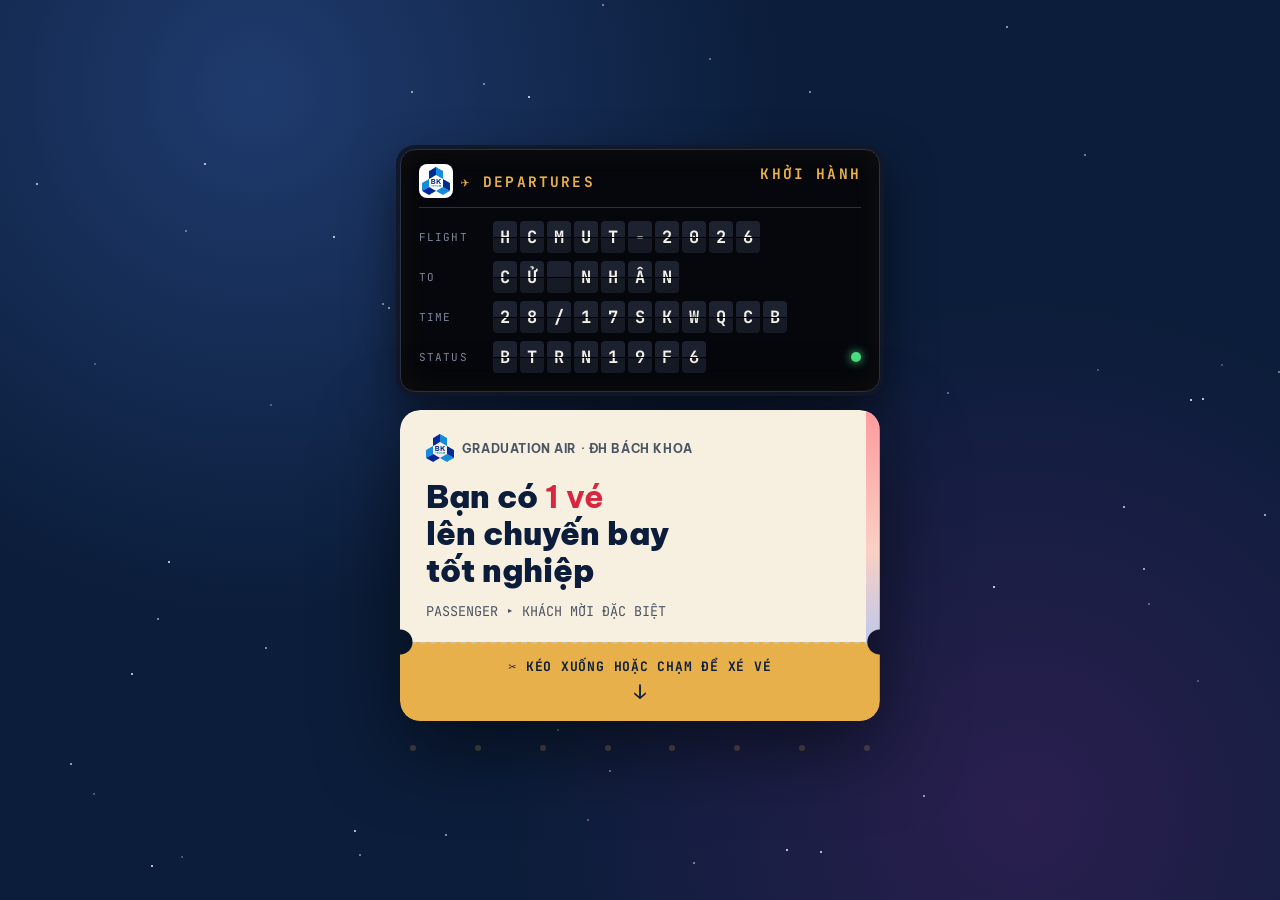
<file: index.html>
<!doctype html>
<html lang="vi">
<head>
  <meta charset="utf-8">
  <meta name="viewport" content="width=device-width, initial-scale=1, viewport-fit=cover">
  <title>Graduation Air · Mai Văn Hoàng Duy</title>
  <meta name="description" content="Vé lên chuyến bay tốt nghiệp của Mai Văn Hoàng Duy — T7 28.11.2026 · Trước lễ 11:00–14:30 & Sau lễ 16:30–18:00, ĐH Bách khoa – ĐHQG-HCM">
  <meta property="og:title" content="✈ Bạn có 1 vé lên chuyến bay tốt nghiệp">
  <meta property="og:description" content="Mai Văn Hoàng Duy · Khoa học Máy tính · T7 28.11.2026 (Trước lễ 11:00–14:30 · Sau lễ 16:30–18:00)">
  <meta property="og:image" content="assets/duy.jpg">
  <link rel="preconnect" href="https://fonts.googleapis.com">
  <link rel="preconnect" href="https://fonts.gstatic.com" crossorigin>
  <link href="https://fonts.googleapis.com/css2?family=Be+Vietnam+Pro:wght@400;600;800;900&family=JetBrains+Mono:wght@400;700&display=swap" rel="stylesheet">
  <link rel="stylesheet" href="style.css">
</head>
<body>
  <div class="sky" id="sky" aria-hidden="true">
    <span class="jet">✈</span>
  </div>

  <!-- Intro: night airport -->
  <section id="intro" class="intro">
    <div class="board">
      <div class="board-head">
        <span class="brand-inline"><img src="assets/bk-logo.svg" alt="Logo ĐH Bách khoa" class="bk-badge"> ✈ DEPARTURES</span><span>KHỞI HÀNH</span>
      </div>
      <div class="board-row"><span class="b-label">FLIGHT</span><span class="flap" data-text="HCMUT-2026"></span></div>
      <div class="board-row"><span class="b-label">TO</span><span class="flap" data-text="CỬ NHÂN"></span></div>
      <div class="board-row"><span class="b-label">TIME</span><span class="flap" data-text="28/11 11:00"></span></div>
      <div class="board-row"><span class="b-label">STATUS</span><span class="flap status" data-text="BOARDING"></span><i class="dot"></i></div>
    </div>

    <div class="pass" id="stub">
      <div class="pass-main">
        <div class="foil"></div>
        <p class="label brand-inline"><img src="assets/bk-logo.svg" alt="Logo ĐH Bách khoa" class="bk-badge-sm"> GRADUATION AIR · ĐH BÁCH KHOA</p>
        <p class="pass-title">Bạn có <b>1 vé</b><br>lên chuyến bay<br>tốt nghiệp</p>
        <p class="mono pass-guest">PASSENGER ▸ <span id="guest-name">KHÁCH MỜI ĐẶC BIỆT</span></p>
      </div>
      <button id="tear" class="pass-tear" type="button">
        <span class="tear-hint">✂ KÉO XUỐNG HOẶC CHẠM ĐỂ XÉ VÉ</span>
        <span class="tear-arrow">↓</span>
      </button>
    </div>

    <div class="runway" aria-hidden="true"><i></i><i></i><i></i><i></i><i></i><i></i><i></i><i></i></div>
  </section>

  <!-- Full boarding pass -->
  <main id="ticket" class="ticket" hidden>
    <header class="t-head">
      <span class="brand brand-inline"><img src="assets/bk-logo.svg" alt="Logo ĐH Bách khoa" class="bk-badge"> ✈ GRADUATION AIR · ĐH BÁCH KHOA</span>
      <span class="mono">BOARDING PASS</span>
    </header>

    <div class="t-body">
      <div class="passenger">
        <img
          src="assets/duy.jpg"
          alt="Ảnh Mai Văn Hoàng Duy"
          class="photo"
          onerror="this.onerror=null;this.src='assets/duy-avatar.svg';"
        >
        <div>
          <p class="label">PASSENGER</p>
          <h1 class="name">MAI VĂN HOÀNG DUY</h1>
          <p class="mono small">Trường ĐH Bách khoa · ĐHQG-HCM</p>
          <a class="phone-pill" href="tel:0816624158">📞 Liên hệ: 0816 624 158</a>
        </div>
      </div>

      <div class="route">
        <div><p class="code">STU</p><p class="label">Sinh viên</p></div>
        <div class="plane"><span class="plane-line">- - -</span> <img src="assets/bk-logo.svg" alt="Logo BK" class="bk-plane"> <span>✈</span> <span class="plane-line">- - -</span></div>
        <div class="right"><p class="code">BSc</p><p class="label">Cử nhân Khoa học Máy tính</p></div>
      </div>

      <div class="grid">
        <div><p class="label">FLIGHT</p><p class="val flight-val"><img src="assets/bk-logo.svg" alt="Logo BK" class="bk-inline"> HCMUT-2026</p></div>
        <div><p class="label">DATE</p><p class="val">T7 · 28.11.2026</p></div>
        <div><p class="label">CLASS</p><p class="val">KHMT · Đại trà</p></div>
        <div><p class="label">GIỜ LÀM LỄ</p><p class="val">14:30 – 17:30</p></div>
        <div><p class="label">TRƯỚC LỄ (CHỤP ẢNH)</p><p class="val">11:00 – 14:30</p></div>
        <div><p class="label">SAU LỄ (CHỤP ẢNH)</p><p class="val">16:30 – 18:00</p></div>
        <div class="wide"><p class="label">ĐIỂM HẸN CHỤP ẢNH</p><p class="val">Góc bên phải biên sân banh (hướng từ Lý Thường Kiệt · nhiều cây mát)</p></div>
        <div class="wide"><p class="label">NƠI LÀM LỄ</p><p class="val">Hội trường A5 · Trường ĐH Bách khoa (268 Lý Thường Kiệt)</p></div>
      </div>

      <p class="schedule-note">
        * Mình làm lễ trong <b>Hội trường A5</b> (14:30–17:30), nhưng hẹn đón &amp; chụp ảnh cùng mọi người tại <b>góc bên phải biên sân banh</b> (hướng từ Lý Thường Kiệt vào) cho mát và có chỗ ngồi nhé! Khung giờ chụp ảnh: <b>11:00–14:30</b> (trước lễ) &amp; <b>16:30–18:00</b> (sau khi nhận bằng).
      </p>

      <div class="countdown" id="countdown" aria-live="polite">
        <p class="label">ĐÓN KHÁCH SAU</p>
        <p class="cd-val" id="cd-val">--</p>
      </div>

      <p id="ticket-invite" class="ticket-invite" hidden>🎟 Kính mời: <b id="ticket-guest"></b></p>

      <blockquote class="thanks">
        Chuyến bay này cất cánh nhờ có gia đình, thầy cô và bạn bè.
        Cảm ơn mọi người đã đồng hành cùng mình suốt những năm tháng tại Bách khoa.
        Hẹn gặp mọi người tại góc sân banh mát rượi trước giờ bay nhé! 🎓📸
      </blockquote>
    </div>

    <div class="perf" aria-hidden="true"></div>

    <div class="t-stub">
      <div class="map-head">
        <p class="label">BẢN ĐỒ 3D CỔNG LÊN TÀU · ĐH BÁCH KHOA</p>
        <div class="map-tabs" role="tablist" aria-label="Chế độ xem bản đồ">
          <button type="button" class="map-tab is-active" data-map-mode="campus" role="tab" aria-selected="true">🏫 Sơ đồ 3D</button>
          <button type="button" class="map-tab" data-map-mode="google" role="tab" aria-selected="false">🛰 Google Maps</button>
        </div>
      </div>

      <div id="map-campus-view" class="map-stage">
        <div class="map-3d-frame" id="map-3d-frame" data-focus="all">
          <div class="map-inner">
            <img
              src="assets/map.jpg"
              alt="Bản đồ 3D khuôn viên ĐH Bách khoa với đường Lý Thường Kiệt, đường Tô Hiến Thành, 2 bãi giữ xe và Hội trường A5"
              class="map-img"
              loading="lazy"
            >
            <svg class="map-overlay" viewBox="0 0 1080 514" aria-hidden="true">
            <defs>
              <filter id="pinShadow" x="-30%" y="-30%" width="160%" height="160%">
                <feDropShadow dx="0" dy="3" stdDeviation="3" flood-color="#0b1d3a" flood-opacity="0.45"/>
              </filter>
            </defs>

            <!-- Trục đường chính -->
            <g class="street-tag">
              <g transform="translate(122, 224) rotate(-57)">
                <rect x="-118" y="-18" width="236" height="32" rx="16" fill="#0b1d3a" opacity="0.93" stroke="#e8b04a" stroke-width="2"/>
                <text x="0" y="5" text-anchor="middle" fill="#e8b04a" font-size="16" font-weight="800" font-family="sans-serif">ĐƯỜNG LÝ THƯỜNG KIỆT</text>
              </g>
              <g transform="translate(415, 418) rotate(-7.5)">
                <rect x="-126" y="-18" width="252" height="32" rx="16" fill="#0b1d3a" opacity="0.93" stroke="#e8b04a" stroke-width="2"/>
                <text x="0" y="5" text-anchor="middle" fill="#e8b04a" font-size="16.5" font-weight="800" font-family="sans-serif">ĐƯỜNG TÔ HIẾN THÀNH</text>
              </g>
            </g>

            <!-- Lối đi từ Cổng 1 & Bãi xe góc Lý Thường Kiệt -> Điểm hẹn sân banh & A5 -->
            <g class="route-group route-ltk">
              <path d="M 190 240 L 225 198 L 265 222 L 420 220 L 478 208" class="route-line route-blue"/>
              <path d="M 265 222 L 315 240 L 315 294 L 396 294" class="route-line route-blue"/>
            </g>

            <!-- Lối đi từ Cổng 3 -> đi thẳng giữa khu B và C -> Bãi xe 2 (sau B10) -> A5 & Điểm hẹn sân banh -->
            <g class="route-group route-tht">
              <path d="M 960 300 L 875 215 L 830 196 L 795 196 L 560 192 L 520 212 L 478 208" class="route-line route-emerald"/>
              <path d="M 520 212 L 435 235 L 435 294 L 396 294" class="route-line route-emerald"/>
            </g>

            <!-- Cổng 1 Lý Thường Kiệt -->
            <g class="pin route-ltk" transform="translate(190, 240)" filter="url(#pinShadow)">
              <circle r="16" fill="#2563eb" stroke="#fff" stroke-width="3"/>
              <text y="6" text-anchor="middle" fill="#fff" font-size="17" font-weight="900" font-family="sans-serif">1</text>
              <rect x="-46" y="21" width="92" height="28" rx="9" fill="#2563eb" stroke="#fff" stroke-width="2"/>
              <text y="40" text-anchor="middle" fill="#fff" font-size="16" font-weight="800" font-family="sans-serif">Cổng 1</text>
            </g>

            <!-- Bãi giữ xe 1: Nằm ngay góc phía Lý Thường Kiệt -->
            <g class="pin route-ltk" transform="translate(225, 198)" filter="url(#pinShadow)">
              <rect x="-17" y="-17" width="34" height="34" rx="9" fill="#1d4ed8" stroke="#fff" stroke-width="3"/>
              <text y="7" text-anchor="middle" fill="#fff" font-size="21" font-weight="900" font-family="sans-serif">P</text>
              <rect x="-54" y="-50" width="108" height="28" rx="9" fill="#0b1d3a" stroke="#93c5fd" stroke-width="2"/>
              <text y="-31" text-anchor="middle" fill="#93c5fd" font-size="16" font-weight="800" font-family="sans-serif">Bãi xe 1</text>
            </g>

            <!-- Cổng 2 Tô Hiến Thành: Khu vực xe giảng viên -->
            <g class="pin pin-warn route-tht" transform="translate(566, 352)" filter="url(#pinShadow)">
              <circle r="15" fill="#64748b" stroke="#fff" stroke-width="3"/>
              <text y="5" text-anchor="middle" fill="#fff" font-size="16" font-weight="900" font-family="sans-serif">2</text>
              <rect x="-64" y="20" width="128" height="28" rx="9" fill="#475569" stroke="#fbbf24" stroke-width="2"/>
              <text y="39" text-anchor="middle" fill="#fef3c7" font-size="15" font-weight="800" font-family="sans-serif">Cổng 2 (GV)</text>
            </g>

            <!-- Cổng 3 Tô Hiến Thành (Cổng vào gửi xe khách) -->
            <g class="pin route-tht" transform="translate(960, 300)" filter="url(#pinShadow)">
              <circle r="16" fill="#059669" stroke="#fff" stroke-width="3"/>
              <text y="6" text-anchor="middle" fill="#fff" font-size="17" font-weight="900" font-family="sans-serif">3</text>
              <rect x="-92" y="21" width="106" height="28" rx="9" fill="#059669" stroke="#fff" stroke-width="2"/>
              <text x="-39" y="40" text-anchor="middle" fill="#fff" font-size="16" font-weight="800" font-family="sans-serif">Cổng 3</text>
            </g>

            <!-- Bãi giữ xe 2: Nằm sau tòa B10 -->
            <g class="pin route-tht" transform="translate(795, 196)" filter="url(#pinShadow)">
              <rect x="-17" y="-17" width="34" height="34" rx="9" fill="#047857" stroke="#fff" stroke-width="3"/>
              <text y="7" text-anchor="middle" fill="#fff" font-size="21" font-weight="900" font-family="sans-serif">P</text>
              <rect x="-92" y="-50" width="184" height="28" rx="9" fill="#0b1d3a" stroke="#6ee7b7" stroke-width="2"/>
              <text y="-31" text-anchor="middle" fill="#6ee7b7" font-size="15.5" font-weight="800" font-family="sans-serif">Bãi xe 2 (Sau B10)</text>
            </g>

            <!-- Điểm hẹn chụp ảnh: Nửa góc bên phải biên sân banh -->
            <g class="pin pin-meet" transform="translate(396, 294)" filter="url(#pinShadow)">
              <circle r="26" class="pulse-ring pulse-ring-gold"/>
              <path d="M0,-30 C-11,-30 -20,-20 -20,-8 C-20,6 0,23 0,23 C0,23 20,6 20,-8 C20,-20 11,-30 0,-30 Z" fill="#f59e0b" stroke="#fff" stroke-width="3.5"/>
              <circle cy="-9" r="7" fill="#0b1d3a"/>
              <rect x="-68" y="-64" width="136" height="29" rx="9" fill="#0b1d3a" stroke="#fbbf24" stroke-width="2"/>
              <text y="-44" text-anchor="middle" fill="#fde68a" font-size="16" font-weight="900" font-family="sans-serif">📸 Điểm hẹn</text>
            </g>

            <!-- Hội trường A5 (Nơi làm lễ) -->
            <g class="pin pin-a5" transform="translate(478, 208)" filter="url(#pinShadow)">
              <circle r="26" class="pulse-ring"/>
              <path d="M0,-32 C-12,-32 -21,-21 -21,-9 C-21,6 0,24 0,24 C0,24 21,6 21,-9 C21,-21 12,-32 0,-32 Z" fill="#d7263d" stroke="#fff" stroke-width="3.5"/>
              <circle cy="-10" r="7.5" fill="#f7f0e1"/>
              <rect x="-60" y="-65" width="120" height="29" rx="9" fill="#d7263d" stroke="#fff" stroke-width="2"/>
              <text y="-45" text-anchor="middle" fill="#fff" font-size="16.5" font-weight="900" font-family="sans-serif">🎓 HT A5</text>
            </g>
          </svg>
          </div>
          <button type="button" id="map-zoom-btn" class="map-zoom-btn" aria-label="Phóng to bản đồ">🔍 Phóng to</button>
        </div>

        <div class="map-filters" role="group" aria-label="Chọn hướng đi và bãi giữ xe">
          <button type="button" class="filter-chip is-active" data-focus="all">Cả 2 cổng gửi xe</button>
          <button type="button" class="filter-chip chip-ltk" data-focus="ltk">🅿 Cổng 1 · Lý Thường Kiệt</button>
          <button type="button" class="filter-chip chip-tht" data-focus="tht">🅿 Cổng 3 · Tô Hiến Thành</button>
        </div>

        <div class="map-legend" id="map-legend">
          <p><b>📸 Điểm hẹn (Góc biên phải sân banh):</b> Đi từ <b>Cổng 1 Lý Thường Kiệt</b> vào, hẹn mọi người ở nửa góc bên phải biên sân banh — có cây xanh mát, chỗ ngồi nghỉ &amp; đứng chụp ảnh cực ổn.</p>
          <p><b>🅿 Bãi xe 1 (Cổng 1 · LTK):</b> Vào <b>Cổng 1 (268 Lý Thường Kiệt)</b>, đi thẳng tới bãi giữ xe ngay góc khuôn viên phía Lý Thường Kiệt, rồi đi bộ qua sân banh (~2 phút).</p>
          <p><b>🅿 Bãi xe 2 (Sau B10 · Cổng 3):</b> Vào <b>Cổng 3 đường Tô Hiến Thành</b>, đi thẳng vào lối giữa dãy <b>nhà B và nhà C</b> (ngay phía sau tòa <b>B10</b>) sẽ thấy bãi xe, rồi đi bộ hướng về A5 – sân banh (~3 phút).</p>
          <p><b>🎓 HT A5 (Hội trường A5 · Nơi làm lễ):</b> Khu vực làm lễ trao bằng (14:30–17:30), cách điểm hẹn sân banh ~1 phút đi bộ.</p>
          <p class="legend-note"><b>⚠️ Cổng 2 (GV):</b> Cổng 2 đường Tô Hiến Thành là khu đậu xe của <b>giảng viên</b>; khách mời gửi xe ở <b>2 cổng</b> là <b>Cổng 1 (Lý Thường Kiệt)</b> hoặc <b>Cổng 3 (Tô Hiến Thành)</b> nhé!</p>
        </div>
      </div>

      <div id="map-google-view" class="map-google" hidden>
        <iframe
          title="Google Maps Hội trường A5 - ĐH Bách khoa"
          src="https://maps.google.com/maps?q=H%E1%BB%99i+tr%C6%B0%E1%BB%9Dng+A5,+Tr%C6%B0%E1%BB%9Dng+%C4%90%E1%BA%A1i+h%E1%BB%8Dc+B%C3%A1ch+khoa+-+%C4%90HQG-HCM,+268+L%C3%BD+Th%C6%B0%E1%BB%9Dng+Ki%E1%BB%87t&t=h&z=17&ie=UTF8&iwloc=&output=embed"
          loading="lazy"
          referrerpolicy="no-referrer-when-downgrade"
          allowfullscreen>
        </iframe>
        <p class="mono small map-g-hint">Chạm &amp; kéo để xoay/phóng to bản đồ vệ tinh Google Maps xung quanh trục Lý Thường Kiệt – Tô Hiến Thành.</p>
      </div>

      <div class="actions">
        <a class="btn btn-call" href="tel:0816624158">📞 Gọi: 0816 624 158</a>
        <a class="btn" target="_blank" rel="noopener"
           href="https://www.google.com/maps/search/?api=1&query=H%E1%BB%99i+tr%C6%B0%E1%BB%9Dng+A5+%C4%90%E1%BA%A1i+h%E1%BB%8Dc+B%C3%A1ch+khoa+268+L%C3%BD+Th%C6%B0%E1%BB%9Dng+Ki%E1%BB%87t">📍 Google Maps</a>
        <a class="btn" target="_blank" rel="noopener"
           href="https://calendar.google.com/calendar/render?action=TEMPLATE&text=L%E1%BB%85+t%E1%BB%91t+nghi%E1%BB%87p+Mai+V%C4%83n+Ho%C3%A0ng+Duy&dates=20261128T040000Z/20261128T110000Z&location=Tr%C6%B0%E1%BB%9Dng+%C4%90H+B%C3%A1ch+khoa+-+%C4%90HQG-HCM%2C+268+L%C3%BD+Th%C6%B0%E1%BB%9Dng+Ki%E1%BB%87t%2C+TP.HCM&details=%C4%90i%E1%BB%83m+h%E1%BA%B9n+ch%E1%BB%A5p+%E1%BA%A3nh%3A+G%C3%B3c+b%C3%AAn+ph%E1%BA%A3i+bi%C3%AAn+s%C3%A2n+banh+(h%C6%B0%E1%BB%9Bng+t%E1%BB%AB+L%C3%BD+Th%C6%B0%E1%BB%9Dng+Ki%E1%BB%87t%2C+nhi%E1%BB%81u+c%C3%A2y+m%C3%A1t).+N%C6%A1i+l%C3%A0m+l%E1%BB%85%3A+H%E1%BB%99i+tr%C6%B0%E1%BB%9Dng+A5+(14%3A30+-+17%3A30).+%C4%90%C3%B3n+kh%C3%A1ch%3A+Tr%C6%B0%E1%BB%9Bc+l%E1%BB%85+11%3A00+-+14%3A30+%7C+Sau+l%E1%BB%85+16%3A30+-+18%3A00">📅 Thêm vào lịch</a>
      </div>

      <div class="barcode"></div>
      <p class="mono small center">MAI VAN HOANG DUY · HCMUT-2026 · 28NOV</p>
    </div>
  </main>

  <button id="music-btn" class="music-btn" type="button" hidden aria-label="Bật/tắt nhạc">🔇</button>
  <audio id="music" src="assets/music.mp3" loop preload="none"></audio>

  <script src="app.js"></script>
</body>
</html>
</file>
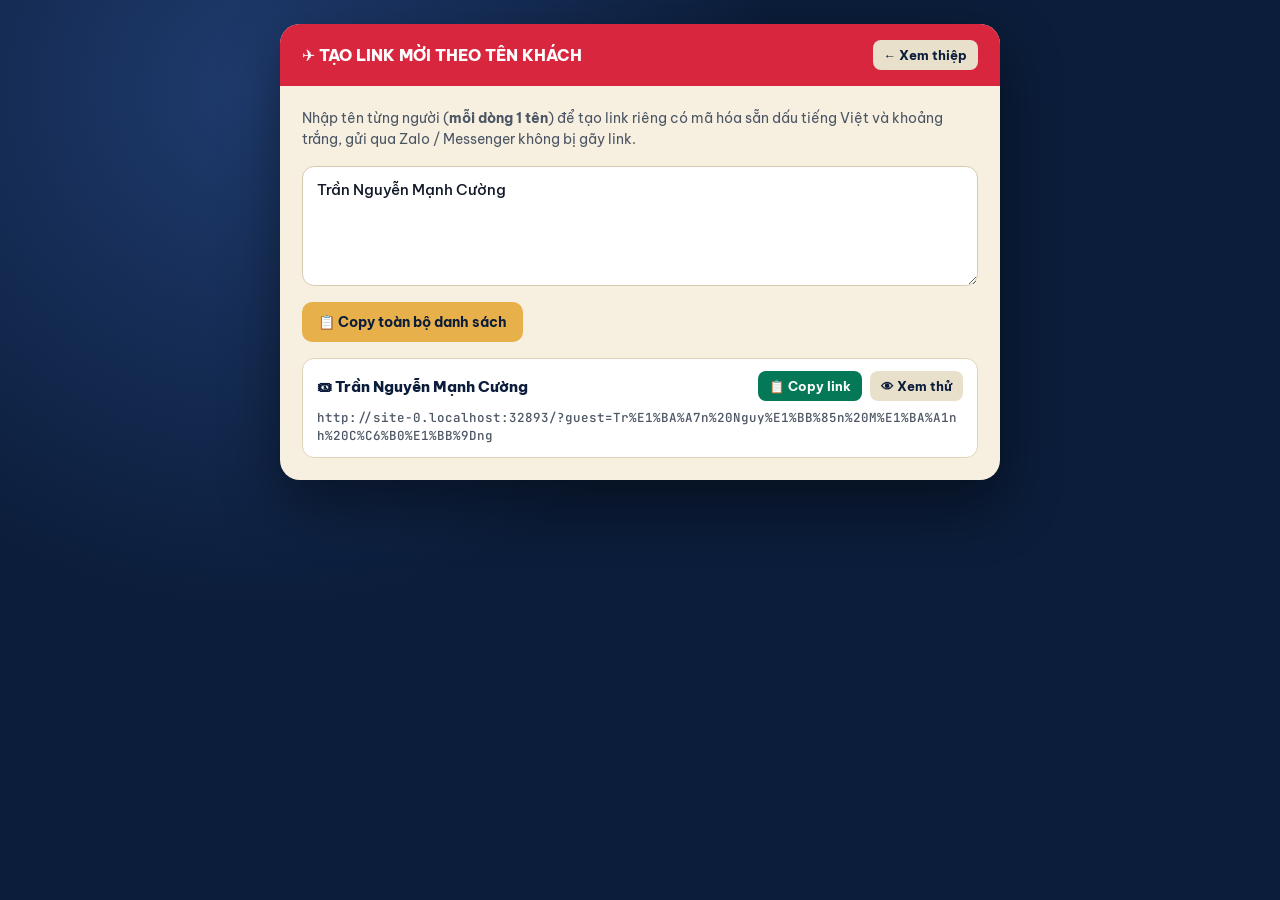
<file: tao-link.html>
<!doctype html>
<html lang="vi">
<head>
  <meta charset="utf-8">
  <meta name="viewport" content="width=device-width, initial-scale=1">
  <title>Tạo link mời tốt nghiệp · Mai Văn Hoàng Duy</title>
  <link rel="preconnect" href="https://fonts.googleapis.com">
  <link rel="preconnect" href="https://fonts.gstatic.com" crossorigin>
  <link href="https://fonts.googleapis.com/css2?family=Be+Vietnam+Pro:wght@400;600;700;800&family=JetBrains+Mono:wght@500;700&display=swap" rel="stylesheet">
  <style>
    :root { --navy:#0b1d3a; --paper:#f7f0e1; --ink:#111827; --muted:#4b5563; --red:#d7263d; --gold:#e8b04a; }
    * { box-sizing: border-box; margin: 0; }
    body {
      min-height: 100vh;
      background: radial-gradient(circle at 20% 10%, #1f3b6e 0, transparent 40%), var(--navy);
      color: var(--ink);
      font-family: "Be Vietnam Pro", system-ui, sans-serif;
      padding: 24px 16px 48px;
      display: flex;
      justify-content: center;
    }
    .card {
      width: 100%; max-width: 720px;
      background: var(--paper);
      border-radius: 20px;
      overflow: hidden;
      box-shadow: 0 24px 60px rgba(0,0,0,.45);
      align-self: flex-start;
    }
    .head {
      background: var(--red); color: #fff;
      padding: 16px 22px; font-weight: 800; font-size: 16px;
      display: flex; justify-content: space-between; align-items: center; gap: 10px;
    }
    .body { padding: 22px; display: flex; flex-direction: column; gap: 16px; }
    .hint { font-size: 14px; color: var(--muted); line-height: 1.5; }
    textarea {
      width: 100%; min-height: 120px;
      padding: 12px 14px; border-radius: 12px;
      border: 1.5px solid #d5c9b0; background: #fff;
      font: 500 15px/1.5 "Be Vietnam Pro", sans-serif; color: var(--ink);
      resize: vertical;
    }
    textarea:focus { outline: 2px solid var(--navy); border-color: var(--navy); }
    .row-actions { display: flex; flex-wrap: wrap; gap: 10px; }
    .btn {
      border: none; border-radius: 10px; padding: 11px 16px;
      background: var(--navy); color: var(--paper);
      font: 700 14px "Be Vietnam Pro", sans-serif; cursor: pointer;
      text-decoration: none; display: inline-flex; align-items: center; gap: 6px;
    }
    .btn:hover { background: var(--red); }
    .btn-gold { background: var(--gold); color: var(--navy); }
    .btn-gold:hover { background: #f3c162; color: var(--navy); }
    .list { display: flex; flex-direction: column; gap: 10px; }
    .item {
      background: #fff; border: 1px solid #dfd3b9; border-radius: 12px;
      padding: 12px 14px; display: flex; flex-direction: column; gap: 8px;
    }
    .item-top { display: flex; justify-content: space-between; align-items: center; gap: 10px; flex-wrap: wrap; }
    .item-name { font-weight: 800; color: var(--navy); font-size: 15px; }
    .item-btns { display: flex; gap: 8px; }
    .mini {
      border: none; border-radius: 8px; padding: 7px 11px;
      font: 700 12.5px "Be Vietnam Pro", sans-serif; cursor: pointer;
      background: #e9e0cc; color: var(--navy); text-decoration: none;
    }
    .mini.primary { background: #047857; color: #fff; }
    .url {
      font: 500 12.5px/1.45 "JetBrains Mono", monospace;
      color: var(--muted); word-break: break-all;
    }
  </style>
</head>
<body>
  <main class="card">
    <header class="head">
      <span>✈ TẠO LINK MỜI THEO TÊN KHÁCH</span>
      <a href="./" class="mini">← Xem thiệp</a>
    </header>
    <div class="body">
      <p class="hint">
        Nhập tên từng người (<b>mỗi dòng 1 tên</b>) để tạo link riêng có mã hóa sẵn dấu tiếng Việt và khoảng trắng, gửi qua Zalo / Messenger không bị gãy link.
      </p>
      <textarea id="names" placeholder="Ví dụ:&#10;Trần Nguyễn Mạnh Cường&#10;Nguyễn Minh Anh&#10;Gia đình bác Ba">Trần Nguyễn Mạnh Cường</textarea>
      <div class="row-actions">
        <button id="copy-all" type="button" class="btn btn-gold">📋 Copy toàn bộ danh sách</button>
      </div>
      <div id="list" class="list"></div>
    </div>
  </main>

  <script>
    const PUBLIC_URL = "https://duyhoangdev.github.io/thieptotnghiep/";
    const localUrl = new URL("./", location.href).href.split("?")[0];
    const isLocal = /^(localhost|127\.0\.0\.1|192\.168\.|10\.|172\.(1[6-9]|2\d|3[01])\.)/.test(location.hostname);
    const shareBase = isLocal ? PUBLIC_URL : localUrl;
    const namesEl = document.getElementById("names");
    const listEl = document.getElementById("list");
    const copyAllBtn = document.getElementById("copy-all");

    function buildLink(name, base = shareBase) {
      return `${base}?guest=${encodeURIComponent(name)}`;
    }

    function render() {
      const names = namesEl.value.split(/\r?\n/).map((s) => s.trim()).filter(Boolean);
      listEl.innerHTML = "";
      names.forEach((name) => {
        const url = buildLink(name, shareBase);
        const previewUrl = buildLink(name, localUrl);
        const card = document.createElement("div");
        card.className = "item";
        card.innerHTML = `
          <div class="item-top">
            <span class="item-name">🎟 ${name.replace(/</g, "&lt;")}</span>
            <div class="item-btns">
              <button type="button" class="mini primary">📋 Copy link</button>
              <a class="mini" target="_blank" rel="noopener">👁 Xem thử</a>
            </div>
          </div>
          <div class="url"></div>
        `;
        card.querySelector(".url").textContent = url;
        card.querySelector("a").href = previewUrl;
        const copyBtn = card.querySelector("button");
        copyBtn.addEventListener("click", async () => {
          await navigator.clipboard.writeText(url);
          copyBtn.textContent = "✓ Đã copy";
          setTimeout(() => (copyBtn.textContent = "📋 Copy link"), 1500);
        });
        listEl.appendChild(card);
      });
    }

    copyAllBtn.addEventListener("click", async () => {
      const lines = namesEl.value
        .split(/\r?\n/)
        .map((s) => s.trim())
        .filter(Boolean)
        .map((n) => `${n}: ${buildLink(n)}`)
        .join("\n");
      if (!lines) return;
      await navigator.clipboard.writeText(lines);
      copyAllBtn.textContent = "✓ Đã copy tất cả!";
      setTimeout(() => (copyAllBtn.textContent = "📋 Copy toàn bộ danh sách"), 1600);
    });

    namesEl.addEventListener("input", render);
    render();
  </script>
</body>
</html>
</file>
<file: style.css>
:root {
  --navy: #0b1d3a;
  --navy-2: #13294f;
  --paper: #f7f0e1;
  --ink: #111827;
  --muted: #4b5563;
  --red: #d7263d;
  --gold: #e8b04a;
}

* { box-sizing: border-box; margin: 0; }

html, body { overflow-x: hidden; }

body {
  min-height: 100vh;
  min-height: 100dvh;
  background:
    radial-gradient(circle at 20% 10%, #1f3b6e 0, transparent 40%),
    radial-gradient(circle at 80% 90%, #2a1f4f 0, transparent 40%),
    var(--navy);
  color: var(--ink);
  font-family: "Be Vietnam Pro", system-ui, sans-serif;
  padding: 24px 16px max(80px, calc(24px + env(safe-area-inset-bottom)));
  display: flex;
  justify-content: center;
  align-items: flex-start;
  -webkit-tap-highlight-color: transparent;
}

.mono, .code { font-family: "JetBrains Mono", ui-monospace, monospace; }
.small { font-size: 13.5px; color: var(--muted); line-height: 1.45; }
.center { text-align: center; }
.label {
  font-family: "Be Vietnam Pro", system-ui, sans-serif;
  font-size: 12px;
  font-weight: 700;
  letter-spacing: .05em;
  color: var(--muted);
  text-transform: uppercase;
}
.brand { font-family: "Be Vietnam Pro", system-ui, sans-serif; font-weight: 800; letter-spacing: .06em; }
.brand-inline { display: inline-flex; align-items: center; gap: 8px; }
.bk-badge {
  width: 34px; height: 34px;
  padding: 3px;
  background: #fff;
  border-radius: 8px;
  object-fit: contain;
  flex-shrink: 0;
  box-shadow: 0 2px 6px rgba(0,0,0,.25);
}
.bk-badge-sm {
  width: 30px; height: 30px;
  object-fit: contain;
  flex-shrink: 0;
}
.bk-plane {
  width: 34px; height: 34px;
  object-fit: contain;
  vertical-align: middle;
}
.bk-inline {
  width: 26px; height: 26px;
  object-fit: contain;
  flex-shrink: 0;
}
.flight-val { display: inline-flex; align-items: center; gap: 5px; white-space: nowrap; }

/* ---------- Night sky ---------- */
.sky { position: fixed; inset: 0; pointer-events: none; overflow: hidden; z-index: 0; }
.star { position: absolute; width: 2px; height: 2px; background: #fff; border-radius: 50%; animation: twinkle 3s ease-in-out infinite; }
@keyframes twinkle { 50% { opacity: .2; } }
.jet {
  position: absolute; top: 9vh; left: -60px;
  font-size: 36px; color: #fff;
  filter: drop-shadow(-48px 0 8px rgba(255,255,255,.4));
  animation: jet 14s linear infinite;
}
@keyframes jet { from { transform: translate(0, 40px) rotate(-8deg); } to { transform: translate(calc(100vw + 120px), -30px) rotate(-8deg); } }
.intro, .ticket { position: relative; z-index: 1; }

/* ---------- Intro ---------- */
.intro {
  width: 100%;
  max-width: 420px;
  display: flex;
  flex-direction: column;
  gap: 22px;
  justify-content: center;
  min-height: calc(100vh - 104px);
  min-height: calc(100dvh - 104px);
}

.board {
  background: #05070c;
  border: 1px solid #2a3245;
  border-radius: 14px;
  padding: 14px;
  box-shadow: 0 0 0 4px #111829, 0 20px 50px rgba(0,0,0,.6), inset 0 0 30px rgba(232,176,74,.06);
  font-family: "JetBrains Mono", monospace;
}
.board-head {
  display: flex; justify-content: space-between;
  color: var(--gold); font-weight: 700; font-size: 13px; letter-spacing: .15em;
  border-bottom: 1px solid #2a3245; padding-bottom: 10px; margin-bottom: 10px;
}
.board-row { display: flex; align-items: center; gap: 10px; padding: 4px 0; }
.b-label { width: 52px; font-size: 10px; color: #7d879c; letter-spacing: .1em; flex-shrink: 0; }
.flap { display: flex; gap: 2px; min-width: 0; }
.flap b {
  width: clamp(15px, 4.6vw, 20px);
  height: clamp(23px, 6.5vw, 28px);
  display: grid; place-items: center;
  background: linear-gradient(#1c2230 50%, #151a25 50%);
  border-radius: 3px;
  color: #f4f1e8;
  font-size: clamp(12px, 3.6vw, 15px);
  font-weight: 700;
  position: relative;
}
.flap b::after { content: ""; position: absolute; left: 0; right: 0; top: 50%; height: 1px; background: #000; }
.flap b.flip { animation: flip .08s linear; }
@keyframes flip { 50% { transform: scaleY(.1); } }
.status.done b { color: #4ade80; text-shadow: 0 0 8px rgba(74,222,128,.7); }
.dot { width: 9px; height: 9px; border-radius: 50%; background: #4ade80; box-shadow: 0 0 10px #4ade80; margin-left: auto; flex-shrink: 0; animation: twinkle 1s infinite; }

.pass {
  border-radius: 20px;
  filter: drop-shadow(0 25px 40px rgba(0,0,0,.55));
  user-select: none;
  -webkit-user-select: none;
}
.pass-main {
  position: relative; overflow: hidden;
  background: var(--paper);
  border-radius: 20px 20px 0 0;
  padding: 26px 24px 22px;
  /* side notches where the stub is torn off */
  -webkit-mask: radial-gradient(circle 12px at 0 100%, transparent 12px, #000 13px) left / 51% 100% no-repeat,
                radial-gradient(circle 12px at 100% 100%, transparent 12px, #000 13px) right / 51% 100% no-repeat;
          mask: radial-gradient(circle 12px at 0 100%, transparent 12px, #000 13px) left / 51% 100% no-repeat,
                radial-gradient(circle 12px at 100% 100%, transparent 12px, #000 13px) right / 51% 100% no-repeat;
}
.foil {
  position: absolute; top: 0; right: 0; width: 14px; height: 100%;
  background: linear-gradient(180deg, #ff9a9e, #fad0c4, #a1c4fd, #c2e9fb, #d4fc79, #ff9a9e);
  background-size: 100% 300%;
  animation: foil 4s linear infinite;
}
.pass-main::after {
  content: ""; position: absolute; inset: 0;
  background: linear-gradient(110deg, transparent 35%, rgba(255,255,255,.65) 50%, transparent 65%);
  transform: translateX(-100%);
  animation: shine 3.5s ease-in-out 1.5s infinite;
}
@keyframes foil { to { background-position: 0 300%; } }
@keyframes shine { 40%, 100% { transform: translateX(100%); } }
.pass-title { font-size: clamp(25px, 7vw, 30px); font-weight: 900; line-height: 1.15; margin: 14px 0 16px; color: var(--navy); }
.pass-title b { color: var(--red); }
.pass-guest { font-size: 12.5px; color: var(--muted); line-height: 1.45; overflow-wrap: break-word; }

.pass-tear {
  width: 100%;
  display: flex; flex-direction: column; align-items: center; gap: 4px;
  padding: 16px 12px 18px;
  border: none;
  border-top: 2px dashed #c9bfa8;
  border-radius: 0 0 20px 20px;
  background: var(--gold);
  color: var(--navy);
  font: 700 12px "JetBrains Mono", monospace; letter-spacing: .06em;
  cursor: grab;
  touch-action: none;
  -webkit-mask: radial-gradient(circle 12px at 0 0, transparent 12px, #000 13px) left / 51% 100% no-repeat,
                radial-gradient(circle 12px at 100% 0, transparent 12px, #000 13px) right / 51% 100% no-repeat;
          mask: radial-gradient(circle 12px at 0 0, transparent 12px, #000 13px) left / 51% 100% no-repeat,
                radial-gradient(circle 12px at 100% 0, transparent 12px, #000 13px) right / 51% 100% no-repeat;
  transform-origin: 10% 0;
  transition: transform .25s;
}
.pass-tear:active { cursor: grabbing; }
.tear-arrow { font-size: 20px; animation: bob 1.2s ease-in-out infinite; }
@keyframes bob { 50% { transform: translateY(5px); } }
.pass.torn .pass-tear { transition: transform .8s cubic-bezier(.5,0,.8,.4), opacity .8s; transform: translate(40px, 70vh) rotate(25deg); opacity: 0; }
.pass.torn .pass-main { transition: transform .7s .3s cubic-bezier(.6,-.3,.7,1), opacity .7s .3s; transform: translateY(-120vh) rotate(-6deg); opacity: 0; }

.runway { display: flex; justify-content: space-between; padding: 6px 10px 0; }
.runway i { width: 6px; height: 6px; border-radius: 50%; background: var(--gold); opacity: .2; animation: runway 1.6s infinite; }
.runway i:nth-child(2) { animation-delay: .2s; } .runway i:nth-child(3) { animation-delay: .4s; }
.runway i:nth-child(4) { animation-delay: .6s; } .runway i:nth-child(5) { animation-delay: .8s; }
.runway i:nth-child(6) { animation-delay: 1s; }  .runway i:nth-child(7) { animation-delay: 1.2s; }
.runway i:nth-child(8) { animation-delay: 1.4s; }
@keyframes runway { 10% { opacity: 1; box-shadow: 0 0 12px var(--gold); } 30% { opacity: .2; box-shadow: none; } }

/* ---------- Ticket ---------- */
.ticket {
  width: 100%;
  max-width: 460px;
  background: var(--paper);
  border-radius: 20px;
  overflow: hidden;
  box-shadow: 0 30px 70px rgba(0,0,0,.5);
  animation: rise .8s cubic-bezier(.2,.9,.3,1.2) both;
}
@keyframes rise { from { transform: translateY(80px) scale(.95); opacity: 0; } }

.t-head {
  background: var(--red);
  color: #fff;
  display: flex;
  justify-content: space-between;
  align-items: center;
  padding: 14px 20px;
  font-size: 13px;
}

.t-body, .t-stub { padding: 20px; }

.passenger { display: flex; gap: 16px; align-items: center; }
.photo {
  width: 92px; height: 112px;
  object-fit: cover; object-position: center 10%;
  border-radius: 12px;
  border: 3px solid var(--navy);
  background: var(--navy);
  flex-shrink: 0;
}
.name { font-size: clamp(21px, 5.8vw, 26px); font-weight: 900; line-height: 1.12; margin: 4px 0 6px; color: var(--navy); }
.phone-pill {
  display: inline-flex;
  align-items: center;
  gap: 5px;
  margin-top: 8px;
  padding: 5px 11px;
  border-radius: 999px;
  background: #e9e0cc;
  border: 1px solid #d2c5a8;
  color: var(--navy);
  font: 700 13px "Be Vietnam Pro", sans-serif;
  text-decoration: none;
  transition: background .2s, color .2s;
}
.phone-pill:hover, .phone-pill:active {
  background: var(--red);
  border-color: var(--red);
  color: #fff;
}

.route {
  display: flex; align-items: center; justify-content: space-between;
  margin: 24px 0 18px; gap: 8px;
}
.route .right { text-align: right; }
.code { font-size: clamp(30px, 8vw, 38px); font-weight: 700; color: var(--navy); line-height: 1; }
.plane {
  display: inline-flex; align-items: center; gap: 6px;
  color: var(--red); font-family: "JetBrains Mono", monospace; white-space: nowrap;
  animation: fly 3s ease-in-out infinite;
}
@keyframes fly { 50% { transform: translateX(6px); } }

.grid { display: grid; grid-template-columns: 1fr 1fr; gap: 14px 12px; }
.grid .wide { grid-column: 1 / -1; }
.val { font-family: "Be Vietnam Pro", system-ui, sans-serif; font-size: 16px; font-weight: 800; color: var(--navy); margin-top: 3px; }
.schedule-note {
  margin-top: 14px;
  padding: 10px 12px;
  background: rgba(232, 176, 74, .14);
  border-left: 3px solid var(--gold);
  border-radius: 8px;
  font-size: 12.5px;
  line-height: 1.5;
  color: var(--ink);
}

.countdown {
  margin-top: 20px;
  background: var(--navy);
  color: var(--paper);
  border-radius: 12px;
  padding: 14px;
  text-align: center;
}
.countdown .label { color: var(--gold); }
.cd-val { font: 700 clamp(18px, 5vw, 22px) "JetBrains Mono", monospace; margin-top: 4px; }

/* perforation with side notches */
.perf { position: relative; height: 24px; }
.perf::before {
  content: ""; position: absolute; left: 18px; right: 18px; top: 50%;
  border-top: 2px dashed #c9bfa8;
}
.perf::after {
  content: ""; position: absolute; inset: 0;
  background:
    radial-gradient(circle at 0 50%, var(--navy) 12px, transparent 13px),
    radial-gradient(circle at 100% 50%, var(--navy) 12px, transparent 13px);
}

.ticket-invite {
  margin-top: 14px;
  padding: 8px 12px;
  border-radius: 10px;
  background: var(--navy);
  color: var(--gold);
  font-size: 14px;
  font-weight: 600;
}
.ticket-invite b { color: #fff; font-weight: 800; }

.thanks {
  font-size: 15.5px; line-height: 1.6; font-style: italic;
  border-left: 4px solid var(--gold);
  padding-left: 14px; margin: 18px 0 0;
}

/* ---------- 3D Campus Map + Google Maps ---------- */
.map-head {
  display: flex;
  flex-wrap: wrap;
  justify-content: space-between;
  align-items: center;
  gap: 8px;
  margin-bottom: 10px;
}
.map-tabs {
  display: inline-flex;
  background: #e7decb;
  padding: 3px;
  border-radius: 10px;
  gap: 3px;
}
.map-tab {
  border: none;
  background: transparent;
  color: var(--muted);
  font: 700 11.5px "Be Vietnam Pro", sans-serif;
  padding: 6px 10px;
  border-radius: 7px;
  cursor: pointer;
  transition: background .2s, color .2s;
}
.map-tab.is-active {
  background: var(--navy);
  color: var(--paper);
}

.map-stage { display: flex; flex-direction: column; gap: 10px; }
.map-3d-frame {
  position: relative;
  width: 100%;
  border-radius: 14px;
  overflow: hidden;
  border: 1.5px solid #d6cab0;
  background: #fff;
  box-shadow: 0 12px 26px rgba(11, 29, 58, .14);
}
.map-inner {
  position: relative;
  width: 100%;
  transition: transform .45s ease;
}
.map-img {
  width: 100%;
  display: block;
}
.map-3d-frame[data-focus="ltk"] .map-inner {
  transform: scale(1.1) translate(6%, 2%);
}
.map-3d-frame[data-focus="tht"] .map-inner {
  transform: scale(1.1) translate(-6%, 2%);
}
.map-overlay {
  position: absolute;
  inset: 0;
  width: 100%;
  height: 100%;
  pointer-events: none;
}
.route-line {
  fill: none;
  stroke-width: 5.5;
  stroke-linecap: round;
  stroke-linejoin: round;
  stroke-dasharray: 12 9;
  animation: dashMove 1.4s linear infinite;
}
.route-blue { stroke: #2563eb; }
.route-emerald { stroke: #059669; }
@keyframes dashMove { to { stroke-dashoffset: -42; } }

.pulse-ring {
  fill: rgba(215, 38, 61, .28);
  transform-origin: 0 0;
  animation: pulseRing 1.8s ease-out infinite;
}
.pulse-ring-gold {
  fill: rgba(245, 158, 11, .34);
}
.map-zoom-btn {
  position: absolute;
  right: 8px;
  top: 8px;
  z-index: 3;
  border: 1px solid rgba(255,255,255,.35);
  background: rgba(11, 29, 58, .85);
  color: #f7f0e1;
  font: 700 11px "Be Vietnam Pro", sans-serif;
  padding: 5px 9px;
  border-radius: 8px;
  cursor: pointer;
}
.map-3d-frame.is-modal {
  position: fixed;
  inset: 0;
  z-index: 50;
  border-radius: 0;
  border: none;
  background: rgba(5, 7, 12, .92);
  display: flex;
  align-items: center;
  justify-content: center;
  padding: 12px;
}
.map-3d-frame.is-modal .map-inner {
  position: relative;
  width: 100%;
  max-width: 960px;
  background: #fff;
  border-radius: 12px;
  overflow: hidden;
  transform: none !important;
}
@keyframes pulseRing {
  0% { transform: scale(.7); opacity: .9; }
  100% { transform: scale(1.7); opacity: 0; }
}

.map-3d-frame[data-focus="ltk"] .route-tht { opacity: .2; transition: opacity .3s; }
.map-3d-frame[data-focus="tht"] .route-ltk { opacity: .2; transition: opacity .3s; }

.map-filters {
  display: flex;
  flex-wrap: wrap;
  gap: 6px;
}
.filter-chip {
  flex: 1 1 auto;
  border: 1px solid #d5c9b0;
  background: #efe6d3;
  color: var(--ink);
  font: 600 12px "Be Vietnam Pro", sans-serif;
  padding: 8px 10px;
  border-radius: 9px;
  cursor: pointer;
  transition: all .2s;
}
.filter-chip.is-active {
  background: var(--navy);
  color: var(--paper);
  border-color: var(--navy);
}
.filter-chip.chip-ltk.is-active { background: #1d4ed8; border-color: #1d4ed8; }
.filter-chip.chip-tht.is-active { background: #047857; border-color: #047857; }

.map-legend {
  background: #efe6d3;
  border: 1px solid #dfd3b9;
  border-radius: 10px;
  padding: 11px 13px;
  font-size: 13.5px;
  line-height: 1.55;
  display: flex;
  flex-direction: column;
  gap: 6px;
}
.map-legend p.is-dim { opacity: .45; }
.map-legend .legend-note {
  margin-top: 2px;
  padding-top: 7px;
  border-top: 1px dashed #cbbda0;
  color: #7c2d12;
}

.map-google iframe {
  width: 100%;
  height: 290px;
  border: 1.5px solid #d6cab0;
  border-radius: 14px;
  display: block;
}
.map-g-hint { margin-top: 8px; }

.actions { display: grid; grid-template-columns: 1fr 1fr; gap: 10px; margin: 18px 0; }
.btn-call {
  grid-column: 1 / -1;
  background: #047857;
}
.btn {
  display: flex; align-items: center; justify-content: center;
  text-align: center; text-decoration: none;
  background: var(--navy); color: var(--paper);
  padding: 13px 8px; border-radius: 10px;
  font-weight: 600; font-size: 14px;
  transition: background .2s ease;
}
.btn:hover, .btn:active { background: var(--red); }

.barcode {
  height: 54px; margin: 18px 0 6px;
  background: repeating-linear-gradient(90deg,
    var(--ink) 0 2px, transparent 2px 4px,
    var(--ink) 4px 7px, transparent 7px 9px,
    var(--ink) 9px 10px, transparent 10px 13px);
}

/* ---------- Music + confetti ---------- */
.music-btn {
  position: fixed;
  right: 16px;
  bottom: max(16px, env(safe-area-inset-bottom));
  z-index: 10;
  width: 52px; height: 52px; border-radius: 50%;
  border: none; background: var(--gold); font-size: 22px;
  box-shadow: 0 6px 20px rgba(0,0,0,.4); cursor: pointer;
}
.confetti {
  position: fixed; top: -12px; z-index: 20; width: 8px; height: 14px;
  pointer-events: none; animation: fall linear forwards;
}
@keyframes fall { to { transform: translateY(110vh) rotate(720deg); } }

/* Big takeoff airplane flyby on ticket tear */
.takeoff-plane {
  position: fixed;
  left: -240px;
  bottom: 6vh;
  z-index: 40;
  width: clamp(160px, 32vw, 280px);
  pointer-events: none;
  filter: drop-shadow(0 14px 28px rgba(0, 0, 0, .55));
  animation: takeoffFly 1.35s cubic-bezier(.22, .68, .28, 1) forwards;
}
.takeoff-plane svg { width: 100%; height: auto; display: block; }
@keyframes takeoffFly {
  0%   { transform: translate(0, 0) rotate(-18deg) scale(.85); opacity: 0; }
  12%  { opacity: 1; }
  75%  { opacity: 1; }
  100% { transform: translate(calc(100vw + 420px), -82vh) rotate(-22deg) scale(1.65); opacity: 0; }
}

@media (min-width: 720px) {
  body { padding: 24px 24px 48px; }
  .small { font-size: 14px; }
  .label { font-size: 12px; }

  .intro { max-width: 480px; gap: 18px; min-height: auto; margin: auto 0; }
  .board { padding: 14px 18px; border-radius: 15px; }
  .board-head { font-size: 14.5px; padding-bottom: 9px; margin-bottom: 9px; }
  .board-row { gap: 12px; padding: 4px 0; }
  .b-label { width: 62px; font-size: 11px; }
  .flap { gap: 3px; }
  .flap b { width: 24px; height: 32px; font-size: 17px; border-radius: 4px; }
  .dot { width: 10px; height: 10px; }

  .pass-main { padding: 24px 26px 20px; }
  .pass-title { font-size: 32px; margin: 12px 0 14px; }
  .pass-guest { font-size: 13.5px; }
  .pass-tear { padding: 14px 14px 16px; font-size: 13px; }
  .tear-arrow { font-size: 20px; }
  .ticket { max-width: 680px; margin: auto 0; }
}

@media (min-width: 960px) {
  body { align-items: flex-start; padding: 20px 24px; }

  /* Horizontal 2-column Boarding Pass on Web: Left = Info, Right = 3D Map */
  .ticket {
    width: min(94vw, 1180px);
    max-width: 1180px;
    margin: auto 0;
    border-radius: 22px;
    display: grid;
    grid-template-columns: 1fr 24px 1.15fr;
    align-items: stretch;
  }
  .ticket[hidden] { display: none; }
  .t-head { grid-column: 1 / -1; padding: 14px 26px; font-size: 15px; }
  .t-body {
    grid-column: 1;
    padding: 20px 26px;
    display: flex;
    flex-direction: column;
    justify-content: space-between;
    min-width: 0;
  }
  .perf {
    grid-column: 2;
    height: auto;
    width: 24px;
  }
  .perf::before {
    left: 50%; right: auto; top: 16px; bottom: 16px;
    border-top: none;
    border-left: 2px dashed #c9bfa8;
  }
  .perf::after {
    background:
      radial-gradient(circle at 50% 0, var(--red) 10px, transparent 11px),
      radial-gradient(circle at 50% 100%, var(--navy) 10px, transparent 11px);
  }
  .t-stub {
    grid-column: 3;
    padding: 20px 26px;
    display: flex;
    flex-direction: column;
    justify-content: space-between;
    min-width: 0;
  }

  .small { font-size: 13.5px; }
  .label { font-size: 11.5px; }
  .passenger { gap: 16px; }
  .photo { width: 100px; height: 122px; border-radius: 12px; }
  .name { font-size: clamp(22px, 2.2vw, 28px); }

  .route { margin: 14px 0 12px; }
  .code { font-size: clamp(32px, 2.8vw, 40px); }
  .plane { font-size: 17px; }
  .bk-badge { width: 34px; height: 34px; padding: 3px; }
  .bk-badge-sm { width: 28px; height: 28px; }
  .bk-plane { width: 34px; height: 34px; }

  .grid { grid-template-columns: repeat(2, 1fr); gap: 12px 14px; }
  .grid > div { min-width: 0; }
  .grid .label { font-size: 11px; letter-spacing: .02em; }
  .val { font-size: 15.5px; margin-top: 2px; overflow-wrap: break-word; }
  .bk-inline { width: 22px; height: 22px; }
  .schedule-note { font-size: 13.5px; padding: 10px 12px; margin-top: 12px; }
  .countdown { margin-top: 12px; padding: 12px; }
  .cd-val { font-size: 22px; }
  .ticket-invite { font-size: 13.5px; padding: 8px 12px; margin-top: 12px; }
  .thanks { font-size: 15px; padding-left: 14px; margin-top: 12px; }

  .map-tab { font-size: 13px; padding: 6px 12px; }
  .map-zoom-btn { font-size: 12px; padding: 5px 10px; right: 10px; top: 10px; }
  .filter-chip { font-size: 13px; padding: 8px 10px; }
  .map-legend { font-size: 13px; padding: 10px 12px; gap: 4px; }
  .map-google iframe { height: 290px; }
  .actions { grid-template-columns: repeat(3, 1fr); gap: 10px; margin: 12px 0 8px; }
  .btn-call { grid-column: auto; }
  .phone-pill { font-size: 13.5px; padding: 5px 11px; }
  .btn { font-size: 14px; padding: 11px 8px; }
  .barcode { height: 38px; margin: 6px 0 4px; }
  .music-btn { width: 52px; height: 52px; font-size: 22px; right: 20px; bottom: 20px; }
}

@media (min-width: 1180px) {
  .grid { grid-template-columns: repeat(3, 1fr); gap: 12px 12px; }
  .val { font-size: 16px; }
}

@media (max-width: 400px) {
  body { padding: 16px 12px 72px; }
  .t-head { padding: 12px 14px; font-size: 11.5px; gap: 6px; }
  .bk-badge { width: 28px; height: 28px; padding: 2px; }
  .t-body, .t-stub { padding: 16px; }
  .photo { width: 80px; height: 98px; }
  .board { padding: 12px 10px; }
  .board-row { gap: 8px; }
  .b-label { width: 46px; }
}

@media (prefers-reduced-motion: reduce) {
  *, *::before, *::after { animation: none !important; transition: none !important; }
}
</file>
